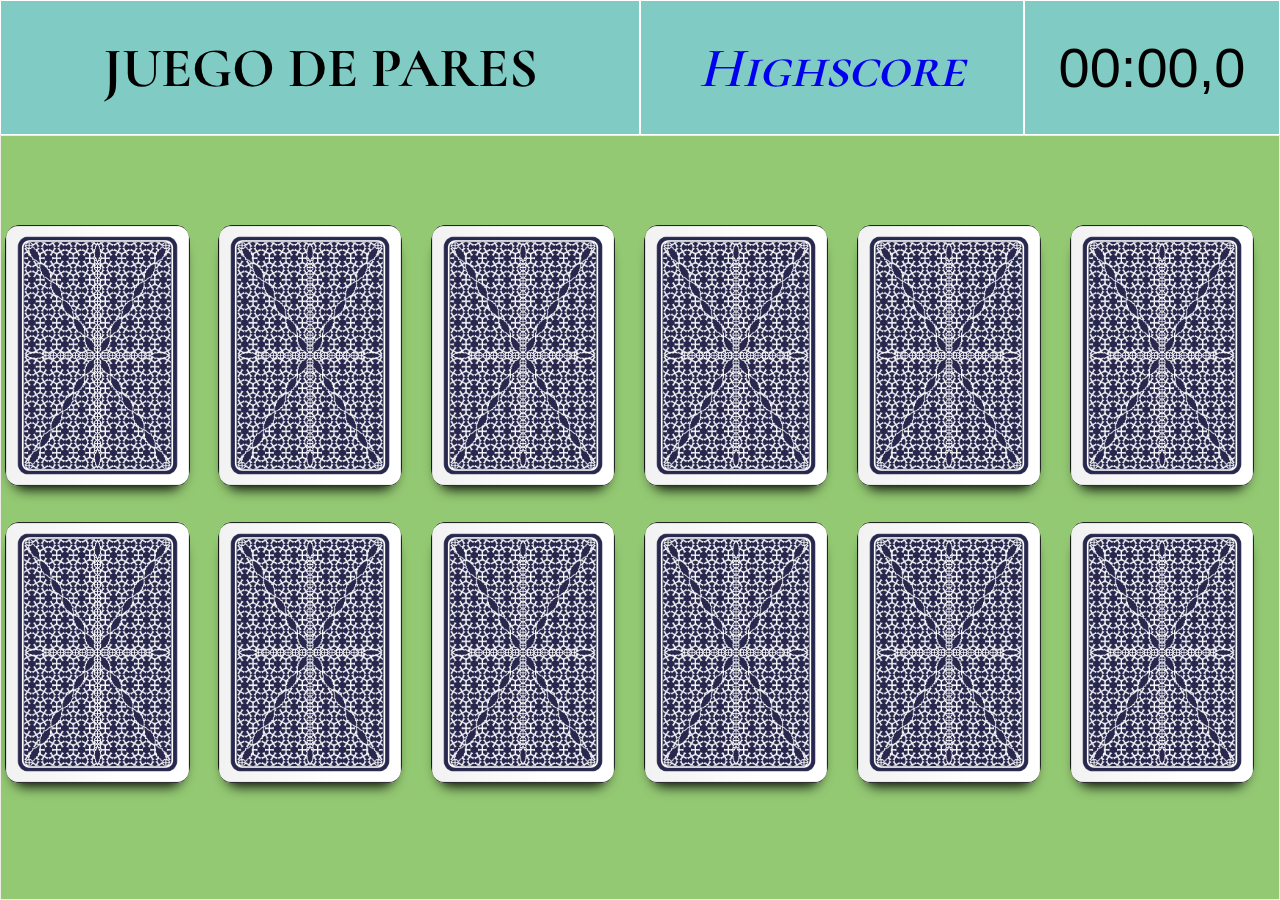
<file: index.html>
<!DOCTYPE html>
<html lang="en">
  <head>
    <meta charset="UTF-8" />
    <meta http-equiv="X-UA-Compatible" content="IE=edge" />
    <meta
      name="viewport"
      content="width=device-width,height=device-height,initial-scale=1.0"
    />
    <link rel="shortcut icon" href="#" />
    <link rel="stylesheet" href="styles-pair.css" />
    <script src="comandos.mjs"></script>
    <link rel="preconnect" href="https://fonts.googleapis.com" />
    <link rel="preconnect" href="https://fonts.gstatic.com" crossorigin />
    <link
      href="https://fonts.googleapis.com/css2?family=Cormorant+SC:wght@300;500;600;700&display=swap"
      rel="stylesheet"
    />
    <title>Document</title>
  </head>
  <!-- <body onload="inicio()"> -->
  <body>
    <div class="contenedor">
      <div class="titulo" id="comun">JUEGO DE PARES</div>
      <div class="ranking" id="comun">
        <a href="tabla.html" class="link">Highscore</a>
      </div>
      <div class="tiempo" id="comun">
        <span id="minutes">00</span>:<span id="seconds">00</span>,<span
          id="tens"
          >0</span
        >
      </div>
      <div class="cartas">
        <div class="base" id="contenedor">
          <div class="card" id="uno">
            <img
              id="1"
              src="./imgcartas/reverso.png"
              onclick="prueba(this.id)"
              class="imagenes"
              data-estado="dorso"
            />
          </div>
          <div class="card" id="dos">
            <img
              id="2"
              src="./imgcartas/reverso.png"
              onclick="prueba(this.id)"
              class="imagenes"
            />
          </div>
          <div class="card" id="tres">
            <img
              id="3"
              src="./imgcartas/reverso.png"
              onclick="prueba(this.id)"
              class="imagenes"
            />
          </div>
          <div class="card" id="cuatro">
            <img
              id="4"
              src="./imgcartas/reverso.png"
              onclick="prueba(this.id)"
              class="imagenes"
            />
          </div>
          <div class="card" id="cinco">
            <img
              id="5"
              src="./imgcartas/reverso.png"
              onclick="prueba(this.id)"
              class="imagenes"
            />
          </div>
          <div class="card" id="seis">
            <img
              id="6"
              src="./imgcartas/reverso.png"
              onclick="prueba(this.id)"
              class="imagenes"
            />
          </div>
          <div class="card" id="siete">
            <img
              id="7"
              src="./imgcartas/reverso.png"
              onclick="prueba(this.id)"
              class="imagenes"
            />
          </div>
          <div class="card" id="ocho">
            <img
              id="8"
              src="./imgcartas/reverso.png"
              onclick="prueba(this.id)"
              class="imagenes"
            />
          </div>
          <div class="card" id="nueve">
            <img
              id="9"
              src="./imgcartas/reverso.png"
              onclick="prueba(this.id)"
              class="imagenes"
            />
          </div>
          <div class="card" id="diez">
            <img
              id="10"
              src="./imgcartas/reverso.png"
              onclick="prueba(this.id)"
              class="imagenes"
            />
          </div>
          <div class="card" id="once">
            <img
              id="11"
              src="./imgcartas/reverso.png"
              onclick="prueba(this.id)"
              class="imagenes"
            />
          </div>
          <div class="card" id="doce">
            <img
              id="12"
              src="./imgcartas/reverso.png"
              onclick="prueba(this.id)"
              class="imagenes"
            />
          </div>
        </div>
      </div>
    </div>
    <div id="boxBack">
      <div id="boxWrap">
        <!-- <img id="backgroundend" src="./imgcartas/ganador.jpg" alt="" /> -->
        <div id="boxTxt"></div>
        <div id="guardar">
          <input
            class="boton"
            type="button"
            value="Guardar Puntuación"
            onclick="guardar()"
          />
        </div>
        <div id="volver">
          <input
            class="boton"
            type="button"
            value="Volver a Jugar"
            onclick="reiniciar()"
          />
        </div>
      </div>
    </div>
  </body>
</html>
</file>
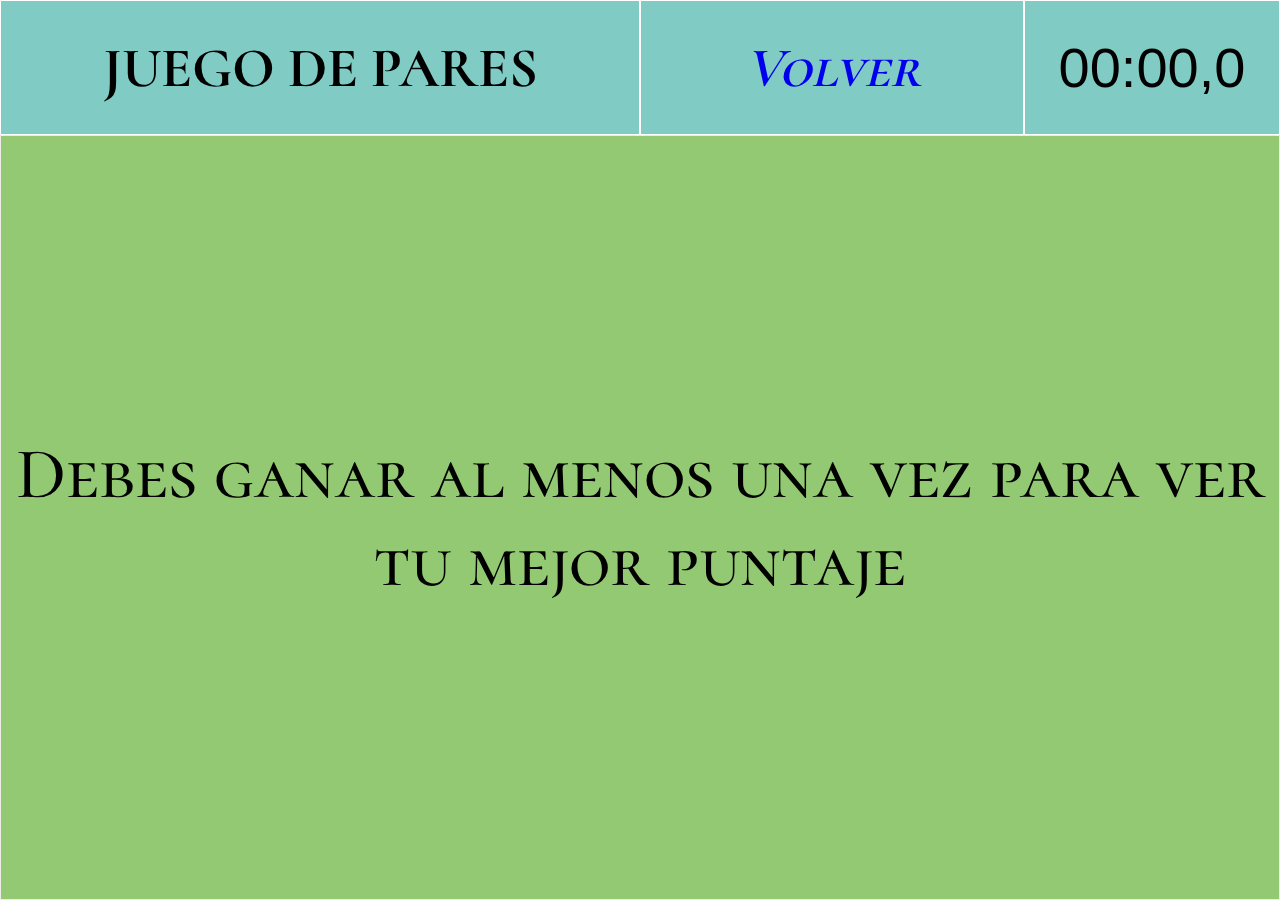
<file: tabla.html>
<!DOCTYPE html>
<html lang="en">
  <head>
    <meta charset="UTF-8" />
    <meta http-equiv="X-UA-Compatible" content="IE=edge" />
    <meta
      name="viewport"
      content="width=device-width,height=device-height,initial-scale=1.0"
    />
    <link rel="shortcut icon" href="#" />
    <link rel="stylesheet" href="styles-pair.css" />
    <script src="comandos.mjs"></script>
    <link rel="preconnect" href="https://fonts.googleapis.com" />
    <link rel="preconnect" href="https://fonts.gstatic.com" crossorigin />
    <link
      href="https://fonts.googleapis.com/css2?family=Cormorant+SC:wght@300;500;600;700&display=swap"
      rel="stylesheet"
    />
    <title>Document</title>
  </head>
  <!-- <body onload="inicio()"> -->
  <body>
    <div class="contenedor">
      <div class="titulo" id="comun">JUEGO DE PARES</div>
      <div class="ranking" id="comun">
        <a href="index.html" class="link">Volver</a>
      </div>
      <div class="tiempo" id="comun">
        <span id="minutes">00</span>:<span id="seconds">00</span>,<span
          id="tens"
          >0</span
        >
      </div>
      <div class="cartas">
        <div class="basescore">
          <span id="contenodorscore">Ejemplo</span>
          <!-- <div class="basescore"></div> -->
        </div>
      </div>
      <script>
        window.onload = function puntaje() {
          if (typeof Storage !== "undefined") {
            if (localStorage.puntaje == null) {
              document.getElementById("contenodorscore").innerHTML =
                "Debes ganar al menos una vez para ver tu mejor puntaje";
            } else {
              document.getElementById("contenodorscore").innerHTML =
                "Tu mejor puntaje es: " +
                "<br />" +
                localStorage.getItem("puntaje");
            }
            // console.log("Con puntos");
            // Code for localStorage/sessionStorage.
          } else {
            document.getElementById("contenodorscore").innerHTML =
              "Tu navegador no es compatible con esta función";
            // Sorry! No Web Storage support..
            // console.log("Sin puntos");
          }
        };
      </script>
    </div>
  </body>
</html>
</file>
<file: styles-pair.css>
.contenedor {
  display: grid;
  height: 100vh;
  grid-template: 15% auto / 50% 30% 20%;
  background-color: #94c973;
}
.titulo {
  grid-column: 1 / 2;
  display: flex;
  align-items: center;
  justify-content: center;
  overflow: hidden;
  font-family: "Cormorant SC", serif;
  font-weight: 700;
}
.ranking {
  grid-column: 2/ 3;
  display: flex;
  align-items: center;
  justify-content: center;
  word-wrap: break-word;
  overflow: hidden;
  text-align: center;
  font-style: italic;
  font-family: "Cormorant SC", serif;
  font-weight: 600;
}
.tiempo {
  grid-column: 3 / 4;
  display: flex;
  align-items: center;
  justify-content: center;
  word-wrap: break-word;
  overflow: hidden;
  font-family: Verdana, Geneva, Tahoma, sans-serif;
}
.cartas {
  border: 1px solid rgb(238, 236, 231);
  grid-column: 1 / 4;
  display: flex;
  align-items: center;
  justify-content: center;
  overflow: hidden;
}
.base {
  width: 144vh;
  height: 66vh;
  display: grid;
  grid-template: 50% 50% / 16.66% 16.66% 16.66% 16.66% 16.66% 16.67%;
  border-radius: 10px;
}
.card {
  width: 20.5vh;
  height: 29vh;
  margin: 4px;
  float: left;
  border-radius: 10%;
  -webkit-box-shadow: 0px 10px 13px -7px #000000,
    5px 5px 15px 5px rgba(0, 0, 0, 0);
  box-shadow: 0px 10px 13px -7px #000000, 5px 5px 15px 5px rgba(0, 0, 0, 0);
  cursor: pointer;
  transition-property: all 0.5s ease-in-out;
  transition-duration: 1s;
}

#comun {
  background-color: #80cbc4;
  border: 1px solid #fff;
}
body {
  margin: auto;
}
.imagenes {
  height: 100%;
  width: 100%;
  object-fit: fill;
  border-radius: 7%;
}

/* (A) BACKGROUND */
#boxBack {
  /* (A1) FULLSCREEN */
  position: fixed;
  z-index: 999;
  top: 0;
  left: 0;
  width: 100vw;
  height: 100vh;

  /* (A2) TRANSPARENT BACKGROUND */
  background: rgba(0, 0, 0, 0.5);

  /* (A3) HIDDEN BY DEFAULT */
  display: none;
}

/* (A4) ADD THIS CSS CLASS TO SHOW */
#boxBack.show {
  display: block;
}

/* (B) DIALOG BOX */
#boxWrap {
  /* (B1) CENTER ON SCREEN */
  position: absolute;
  top: 50%;
  left: 50%;
  transform: translate(-50%, -50%);
  display: grid;
  grid-template: 40% 60% / 50% 50%;

  /* (B2) DIMENSIONS */
  max-height: 480px;
  max-width: 720px;
  height: 60vh;
  width: 60vw;
  background-image: url("./imgcartas/fondo.jpg");
  background-size: 100% 100%;
  border: 1px solid black;
  border-radius: 30px;
}

.boton {
  display: flex;
  justify-content: center;
  align-items: center;
  width: 90%;
  height: 35%;
  border: 1px solid black;
  background-color: #d4af37;
  color: white;
  padding: 10px 20px;
  font-family: "Trebuchet MS", "Lucida Sans Unicode", "Lucida Grande",
    "Lucida Sans", Arial, sans-serif;
  overflow: hidden;
  font-size-adjust: 0.5;
  cursor: pointer;
  transition-duration: 0.4s;
}

.boton:hover {
  background-color: #f1e5ac;
  color: black;
}

#boxTxt {
  grid-row: 1/2;
  grid-column: 1/3;
  display: flex;
  justify-content: center;
  align-items: center;
  text-align: center;
  color: #fff;
  font-family: "Trebuchet MS", "Lucida Sans Unicode", "Lucida Grande",
    "Lucida Sans", Arial, sans-serif;
  overflow: hidden;
  /* text-shadow: 0 0 10px black; */
  -webkit-text-stroke: 0.5px black;
}
#guardar {
  grid-row: 2/3;
  grid-column: 1/2;
  display: flex;
  justify-content: center;
  align-items: center;
}
#volver {
  grid-row: 2/3;
  grid-column: 2/3;
  display: flex;
  justify-content: center;
  align-items: center;
}
.link {
  text-decoration: none;
}

.basescore {
  width: 144vh;
  height: 66vh;
  /* display: grid;
  grid-template: 50% 50% / 16.66% 16.66% 16.66% 16.66% 16.66% 16.67%; */
  border-radius: 10px;
  justify-content: center;
  align-items: center;
  display: flex;
}

#contenodorscore {
  text-align: center;
  /* font-size: 5rem; */
  justify-content: center;
  align-items: center;
  display: flex;
  font-family: "Cormorant SC", serif;
  font-weight: 500;
}

/* ---------------------------------Media---------------------------  */
@media only screen and (max-width: 480px) {
  #comun {
    font-size: 1.2rem;
  }
  #boxTxt {
    font-size: 1rem;
  }
  .boton {
    font-size: 0.6rem;
  }
  #contenodorscore {
    font-size: 2rem;
  }
}

/* Extra small devices (phones, 600px and down) */
@media only screen and (min-width: 480px) {
  #comun {
    font-size: 1.5rem;
  }
  #boxTxt {
    font-size: 1.5rem;
  }
  .boton {
    font-size: 0.75rem;
  }
  #contenodorscore {
    font-size: 2.5rem;
  }
}

/* Small devices (portrait tablets and large phones, 600px and up) */
@media only screen and (min-width: 600px) {
  #comun {
    font-size: 1.8rem;
  }
  #boxTxt {
    font-size: 2rem;
  }
  .boton {
    font-size: 1rem;
  }
  #contenodorscore {
    font-size: 3rem;
  }
}

/* Medium devices (landscape tablets, 768px and up) */
@media only screen and (min-width: 768px) {
  #comun {
    font-size: 2.5rem;
  }
  #boxTxt {
    font-size: 2.5rem;
  }
  .boton {
    font-size: 1.2rem;
  }
  #contenodorscore {
    font-size: 3.5rem;
  }
}

/* Large devices (laptops/desktops, 992px and up) */
@media only screen and (min-width: 992px) {
  /* body {
    background-color: blueviolet;
  } */
  #comun {
    font-size: 3rem;
  }
  #boxTxt {
    font-size: 3rem;
  }
  .boton {
    font-size: 1.5rem;
  }
  #contenodorscore {
    font-size: 4rem;
  }
}

/* Extra large devices (large laptops and desktops, 1200px and up) */
@media only screen and (min-width: 1200px) {
  #comun {
    font-size: 3.5rem;
  }
  #boxTxt {
    font-size: 3.5rem;
  }
  .boton {
    font-size: 1.8rem;
  }
  #contenodorscore {
    font-size: 4.5rem;
  }
}
@media only screen and (min-width: 1440px) {
  #comun {
    font-size: 4rem;
  }
  #boxTxt {
    font-size: 4rem;
  }
  .boton {
    font-size: 2rem;
  }
  #contenodorscore {
    font-size: 5.5rem;
  }
}
@media only screen and (orientation: portrait) {
  .base {
    width: 75vw;
    height: 70vh;
    grid-template: 25% 25% 25% 25%/ 33.33% 33.33% 33.34%;
  }
  .card {
    width: 10vh;
    height: 14.14vh;
  }
  #boxWrap {
    grid-template: 40% 30% 30% / 100%;
    max-height: 480px;
    max-width: 720px;
    height: 45vh;
    width: 60vw;
    background-size: 100% 100%;
  }
  #guardar {
    grid-row: 2/3;
    grid-column: 1/2;
    display: flex;
    justify-content: center;
    align-items: center;
  }
  #volver {
    grid-row: 3/4;
    grid-column: 1/2;
    display: flex;
    justify-content: center;
    align-items: center;
  }
  #boxTxt {
    font-size: 1rem;
  }
  .boton {
    font-size: 0.8rem;
    height: 55%;
  }
  .basescore {
    width: 75vw;
    height: 70vh;
    /* grid-template: 25% 25% 25% 25%/ 33.33% 33.33% 33.34%; */
  }
}
</file>
